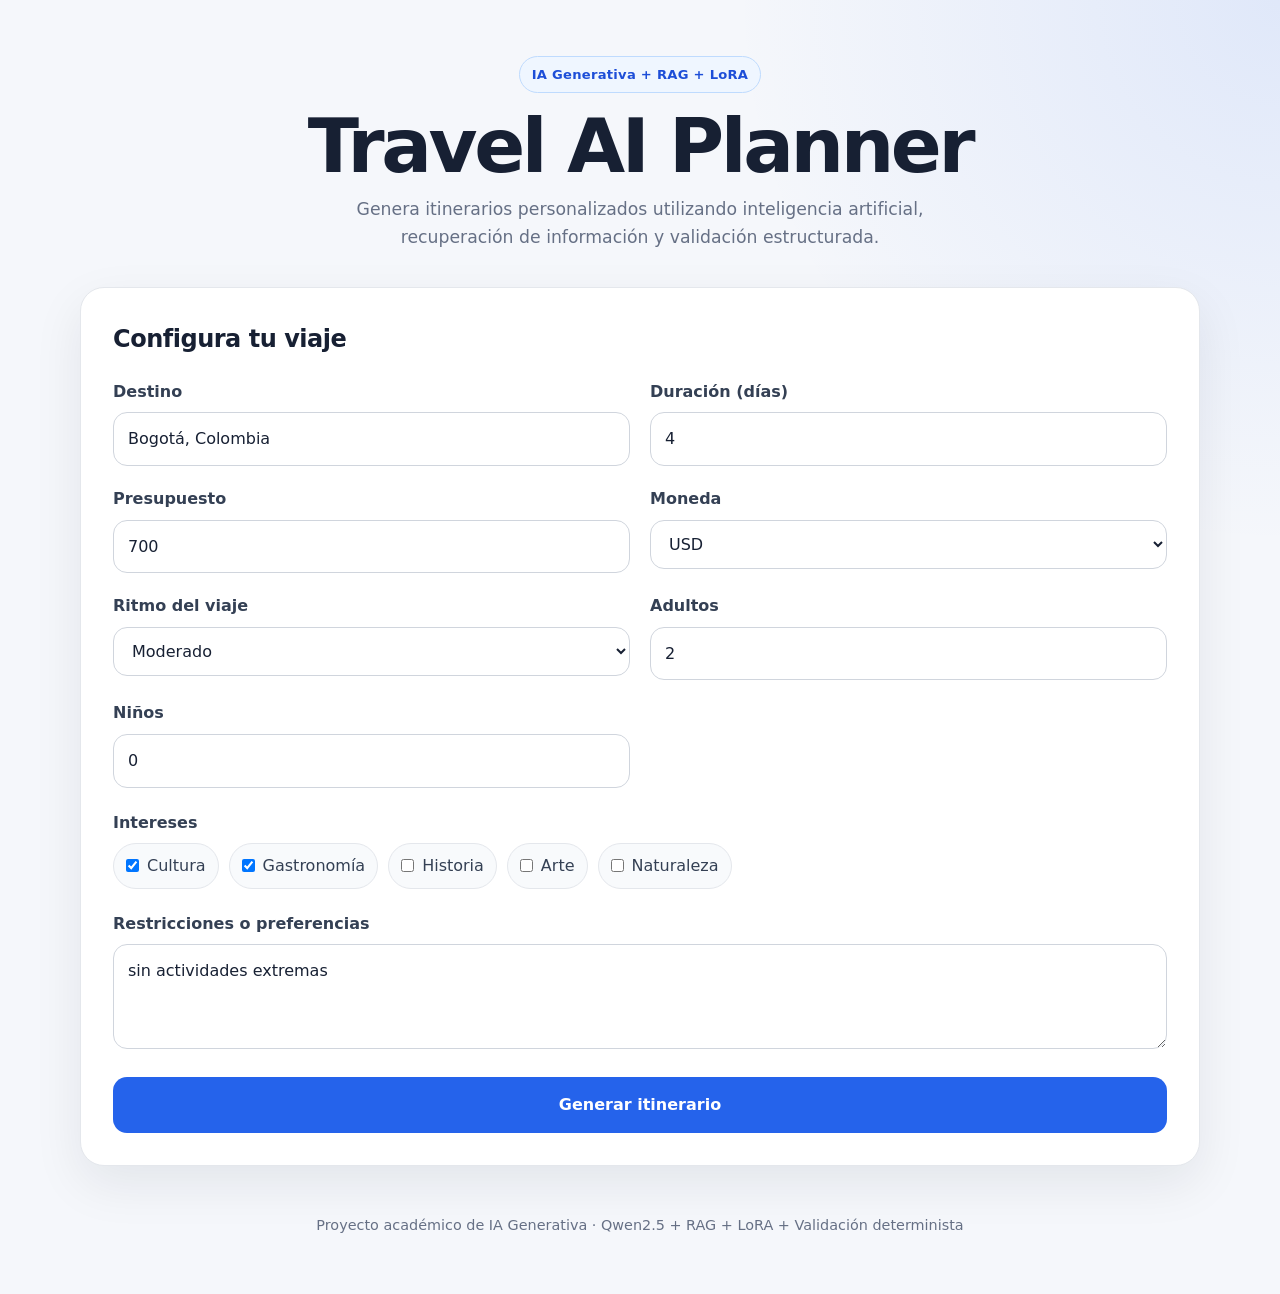
<file: index.html>
<!DOCTYPE html>
<html lang="es">
<head>
<meta charset="UTF-8">
<meta name="viewport" content="width=device-width, initial-scale=1.0">
<title>Travel AI Planner</title>
<link rel="stylesheet" href="frontend/styles.css">
</head>
<body>
<main class="container">
<section class="hero">
<span class="badge">IA Generativa + RAG + LoRA</span>
<h1>Travel AI Planner</h1>
<p>Genera itinerarios personalizados utilizando inteligencia artificial, recuperación de información y validación estructurada.</p>
</section>
<section class="planner-card">
<h2>Configura tu viaje</h2>
<form id="travelForm">
<div class="form-grid">
<div class="form-group"><label for="destination">Destino</label><input type="text" id="destination" value="Bogotá, Colombia" required></div>
<div class="form-group"><label for="days">Duración (días)</label><input type="number" id="days" min="1" max="10" value="4" required></div>
<div class="form-group"><label for="budget">Presupuesto</label><input type="number" id="budget" min="1" value="700" required></div>
<div class="form-group"><label for="currency">Moneda</label><select id="currency"><option value="USD" selected>USD</option><option value="COP">COP</option><option value="EUR">EUR</option></select></div>
<div class="form-group"><label for="travelStyle">Ritmo del viaje</label><select id="travelStyle"><option value="relajado">Relajado</option><option value="moderado" selected>Moderado</option><option value="intenso">Intenso</option></select></div>
<div class="form-group"><label for="adults">Adultos</label><input type="number" id="adults" min="1" max="20" value="2" required></div>
<div class="form-group"><label for="children">Niños</label><input type="number" id="children" min="0" max="20" value="0" required></div>
</div>
<div class="form-group full-width"><label>Intereses</label><div class="checkbox-group"><label><input type="checkbox" name="interests" value="cultura" checked> Cultura</label><label><input type="checkbox" name="interests" value="gastronomía" checked> Gastronomía</label><label><input type="checkbox" name="interests" value="historia"> Historia</label><label><input type="checkbox" name="interests" value="arte"> Arte</label><label><input type="checkbox" name="interests" value="naturaleza"> Naturaleza</label></div></div>
<div class="form-group full-width"><label for="restrictions">Restricciones o preferencias</label><textarea id="restrictions" rows="3" placeholder="Ejemplo: sin actividades extremas">sin actividades extremas</textarea></div>
<button type="submit" id="generateButton">Generar itinerario</button>
</form>
</section>
<section id="statusSection" class="status hidden"><p id="statusMessage">Generando itinerario...</p></section>
<section id="resultSection" class="results hidden"><div class="results-header"><div><span class="badge">Itinerario personalizado</span><h2>Tu viaje</h2></div><button id="newSearchButton" class="secondary-button">Nueva búsqueda</button></div><div id="itineraryContainer"></div></section>
<footer><p>Proyecto académico de IA Generativa · Qwen2.5 + RAG + LoRA + Validación determinista</p></footer>
</main>
<script src="frontend/script.js"></script>
</body>
</html>
</file>
<file: frontend/styles.css>
:root {
    --bg: #f5f7fb;
    --surface: #ffffff;
    --surface-soft: #f8fafc;
    --text: #172033;
    --muted: #667085;
    --primary: #2563eb;
    --primary-dark: #1d4ed8;
    --border: #e4e7ec;
    --success: #15803d;
    --shadow: 0 18px 50px rgba(15, 23, 42, 0.08);
    --radius-lg: 24px;
    --radius-md: 14px;
}

* {
    box-sizing: border-box;
}

html {
    scroll-behavior: smooth;
}

body {
    margin: 0;
    font-family:
        Inter,
        ui-sans-serif,
        system-ui,
        -apple-system,
        BlinkMacSystemFont,
        "Segoe UI",
        sans-serif;
    background:
        radial-gradient(
            circle at top right,
            rgba(37, 99, 235, 0.10),
            transparent 30%
        ),
        var(--bg);
    color: var(--text);
    line-height: 1.6;
}

.container {
    width: min(1120px, calc(100% - 32px));
    margin: 0 auto;
    padding: 56px 0 32px;
}

.hero {
    max-width: 760px;
    margin: 0 auto 36px;
    text-align: center;
}

.hero h1 {
    margin: 16px 0 12px;
    font-size: clamp(2.5rem, 6vw, 4.7rem);
    line-height: 1;
    letter-spacing: -0.045em;
}

.hero p {
    max-width: 680px;
    margin: 0 auto;
    font-size: 1.08rem;
    color: var(--muted);
}

.badge {
    display: inline-flex;
    align-items: center;
    gap: 8px;
    padding: 7px 12px;
    border: 1px solid #bfdbfe;
    border-radius: 999px;
    background: #eff6ff;
    color: #1d4ed8;
    font-size: 0.82rem;
    font-weight: 700;
    letter-spacing: 0.02em;
}

.planner-card,
.results {
    background: var(--surface);
    border: 1px solid var(--border);
    border-radius: var(--radius-lg);
    box-shadow: var(--shadow);
}

.planner-card {
    padding: 32px;
}

.planner-card h2,
.results h2 {
    margin-top: 0;
    letter-spacing: -0.02em;
}

.form-grid {
    display: grid;
    grid-template-columns: repeat(2, minmax(0, 1fr));
    gap: 20px;
}

.form-group {
    display: flex;
    flex-direction: column;
    gap: 8px;
}

.full-width {
    margin-top: 22px;
}

label {
    font-weight: 650;
    color: #344054;
}

input,
select,
textarea {
    width: 100%;
    border: 1px solid #d0d5dd;
    border-radius: var(--radius-md);
    background: #fff;
    padding: 13px 14px;
    font: inherit;
    color: var(--text);
    outline: none;
    transition:
        border-color 0.2s ease,
        box-shadow 0.2s ease;
}

input:focus,
select:focus,
textarea:focus {
    border-color: var(--primary);
    box-shadow: 0 0 0 4px rgba(37, 99, 235, 0.12);
}

textarea {
    resize: vertical;
}

.checkbox-group {
    display: flex;
    flex-wrap: wrap;
    gap: 10px;
}

.checkbox-group label {
    display: inline-flex;
    align-items: center;
    gap: 8px;
    padding: 9px 12px;
    border: 1px solid var(--border);
    border-radius: 999px;
    background: var(--surface-soft);
    cursor: pointer;
    font-weight: 500;
}

.checkbox-group input {
    width: auto;
    margin: 0;
}

button {
    border: 0;
    border-radius: var(--radius-md);
    font: inherit;
    font-weight: 700;
    cursor: pointer;
    transition:
        transform 0.15s ease,
        background 0.15s ease,
        opacity 0.15s ease;
}

button:active {
    transform: scale(0.98);
}

#generateButton {
    width: 100%;
    margin-top: 28px;
    padding: 15px 18px;
    background: var(--primary);
    color: #fff;
}

#generateButton:hover {
    background: var(--primary-dark);
}

#generateButton:disabled {
    opacity: 0.6;
    cursor: not-allowed;
}

.status {
    margin: 22px 0;
    padding: 16px 20px;
    border: 1px solid #bfdbfe;
    border-radius: var(--radius-md);
    background: #eff6ff;
    color: #1e40af;
    text-align: center;
}

.results {
    margin-top: 28px;
    padding: 32px;
}

.results-header {
    display: flex;
    justify-content: space-between;
    align-items: flex-start;
    gap: 20px;
    margin-bottom: 24px;
}

.secondary-button {
    padding: 10px 14px;
    border: 1px solid var(--border);
    background: #fff;
    color: var(--text);
}

.secondary-button:hover {
    background: var(--surface-soft);
}

.day-card {
    margin-top: 20px;
    padding: 24px;
    border: 1px solid var(--border);
    border-radius: 18px;
    background: var(--surface-soft);
}

.day-card h3 {
    margin: 0 0 18px;
    font-size: 1.25rem;
}

.period-grid {
    display: grid;
    grid-template-columns: repeat(3, minmax(0, 1fr));
    gap: 14px;
}

.period-card {
    padding: 18px;
    border-radius: 16px;
    background: #fff;
    border: 1px solid var(--border);
}

.period-title {
    margin-bottom: 10px;
    color: var(--primary);
    font-size: 0.82rem;
    font-weight: 800;
    text-transform: uppercase;
    letter-spacing: 0.08em;
}

.place {
    margin: 0 0 6px;
    font-weight: 750;
    color: #101828;
}

.activity {
    margin: 0;
    color: var(--muted);
}

.error-box {
    padding: 18px;
    border: 1px solid #fecaca;
    border-radius: var(--radius-md);
    background: #fef2f2;
    color: #991b1b;
}

.hidden {
    display: none !important;
}

footer {
    padding: 34px 0 10px;
    text-align: center;
    color: var(--muted);
    font-size: 0.9rem;
}

@media (max-width: 780px) {

    .container {
        width: min(100% - 20px, 1120px);
        padding-top: 32px;
    }

    .planner-card,
    .results {
        padding: 22px;
    }

    .form-grid,
    .period-grid {
        grid-template-columns: 1fr;
    }

    .results-header {
        flex-direction: column;
    }

    .secondary-button {
        width: 100%;
    }
}


.place-details {
    margin-top: 14px;
    padding-top: 12px;
    border-top: 1px solid var(--border);
}

.place-details summary {
    cursor: pointer;
    font-weight: 700;
    color: var(--primary);
    user-select: none;
}

.place-details p {
    margin: 10px 0 12px;
    color: var(--muted);
    font-size: 0.92rem;
}

.maps-link {
    display: inline-flex;
    align-items: center;
    gap: 6px;
    padding: 8px 11px;
    border-radius: 10px;
    background: #eff6ff;
    color: #1d4ed8;
    text-decoration: none;
    font-size: 0.88rem;
    font-weight: 700;
}

.maps-link:hover {
    background: #dbeafe;
}


/* ============================================================
   MEJORA VISUAL - ITINERARIO
   ============================================================ */

.results {
    background: transparent;
    border: 0;
    box-shadow: none;
    padding-left: 0;
    padding-right: 0;
}

.results-header {
    padding: 0 4px 18px;
    border-bottom: 1px solid var(--border);
}

.day-card {
    position: relative;
    margin-top: 34px;
    padding: 0;
    overflow: hidden;
    border: 1px solid #dfe3ea;
    border-radius: 20px;
    background: #ffffff;
    box-shadow: 0 8px 26px rgba(15, 23, 42, 0.05);
}

/* Encabezado visual de cada día */
.day-card h3 {
    margin: 0;
    padding: 18px 24px;
    background: #172033;
    color: #ffffff;
    font-size: 1.15rem;
    font-weight: 800;
    letter-spacing: -0.01em;
}

/* Línea de acento superior */
.day-card::before {
    content: "";
    position: absolute;
    top: 0;
    left: 0;
    width: 6px;
    height: 58px;
    background: #2563eb;
    z-index: 2;
}

.period-grid {
    display: grid;
    grid-template-columns: repeat(3, minmax(0, 1fr));
    gap: 0;
    background: #ffffff;
}

.period-card {
    min-height: 250px;
    padding: 24px 22px;
    border: 0;
    border-radius: 0;
    background: #ffffff;
}

.period-card + .period-card {
    border-left: 1px solid #e4e7ec;
}

.period-title {
    display: inline-flex;
    align-items: center;
    margin-bottom: 16px;
    padding: 5px 9px;
    border-radius: 7px;
    background: #eff6ff;
    color: #1d4ed8;
    font-size: 0.74rem;
    font-weight: 800;
    letter-spacing: 0.08em;
}

.place {
    margin-bottom: 7px;
    font-size: 1.02rem;
    line-height: 1.35;
}

.activity {
    font-size: 0.94rem;
    line-height: 1.5;
}

.place-details {
    margin-top: 18px;
}

.place-details summary {
    display: inline-flex;
    align-items: center;
    gap: 5px;
    font-size: 0.9rem;
}

.maps-link {
    margin-top: 4px;
}

/* Separación más visible entre días */
.day-card + .day-card {
    margin-top: 42px;
}

/* Día alterno ligeramente distinto */
.day-card:nth-child(even) h3 {
    background: #25324a;
}

/* Responsive */
@media (max-width: 780px) {

    .period-grid {
        grid-template-columns: 1fr;
    }

    .period-card + .period-card {
        border-left: 0;
        border-top: 1px solid #e4e7ec;
    }

    .period-card {
        min-height: auto;
    }

    .day-card {
        margin-top: 28px;
    }
}


/* ============================================================
   INTERACCIÓN DE TARJETAS
   ============================================================ */

.period-card {
    cursor: pointer;
    transition:
        transform 0.22s ease,
        box-shadow 0.22s ease,
        border-color 0.22s ease,
        background 0.22s ease;
}

.period-card:hover {
    position: relative;
    z-index: 3;
    transform: translateY(-4px);
    background: #ffffff;
    box-shadow:
        0 12px 28px rgba(15, 23, 42, 0.10);
}

.period-card:hover .place {
    color: #1d4ed8;
}

.period-card.selected {
    position: relative;
    z-index: 4;
    transform: translateY(-3px);
    background: #f8fbff;
    box-shadow:
        0 0 0 2px rgba(37, 99, 235, 0.22),
        0 14px 30px rgba(15, 23, 42, 0.10);
}

.period-card.selected .place {
    color: #1d4ed8;
}

.period-card.selected .period-title {
    background: #dbeafe;
    color: #1d4ed8;
}

.period-card:focus-visible {
    outline: 3px solid rgba(37, 99, 235, 0.30);
    outline-offset: -3px;
}


/* ============================================================
   RESUMEN DE PRESUPUESTO
   ============================================================ */

.budget-summary {
    display: grid;
    grid-template-columns:
        repeat(3, minmax(0, 1fr))
        auto;

    align-items: center;

    gap: 18px;

    margin: 24px 0 36px;

    padding: 20px 22px;

    border: 1px solid #dfe3ea;
    border-radius: 16px;

    background: #ffffff;
}

.budget-item {
    display: flex;
    flex-direction: column;
    gap: 4px;
}

.budget-label {
    color: #667085;
    font-size: 0.78rem;
    font-weight: 700;
    text-transform: uppercase;
    letter-spacing: 0.04em;
}

.budget-item strong {
    color: #172033;
    font-size: 1.05rem;
}

.budget-status {
    display: inline-flex;
    align-items: center;
    justify-content: center;

    min-height: 42px;

    padding: 9px 14px;

    border-radius: 10px;

    font-size: 0.88rem;
    font-weight: 800;

    white-space: nowrap;
}

.budget-ok {
    background: #ecfdf3;
    color: #027a48;
    border: 1px solid #abefc6;
}

.budget-warning {
    background: #fffaeb;
    color: #b54708;
    border: 1px solid #fedf89;
}

.budget-danger {
    background: #fef3f2;
    color: #b42318;
    border: 1px solid #fecdca;
}

.budget-neutral {
    background: #f2f4f7;
    color: #475467;
    border: 1px solid #d0d5dd;
}


@media (max-width: 900px) {

    .budget-summary {
        grid-template-columns:
            repeat(2, minmax(0, 1fr));
    }

    .budget-status {
        width: 100%;
    }
}


@media (max-width: 600px) {

    .budget-summary {
        grid-template-columns: 1fr;
    }
}
</file>
